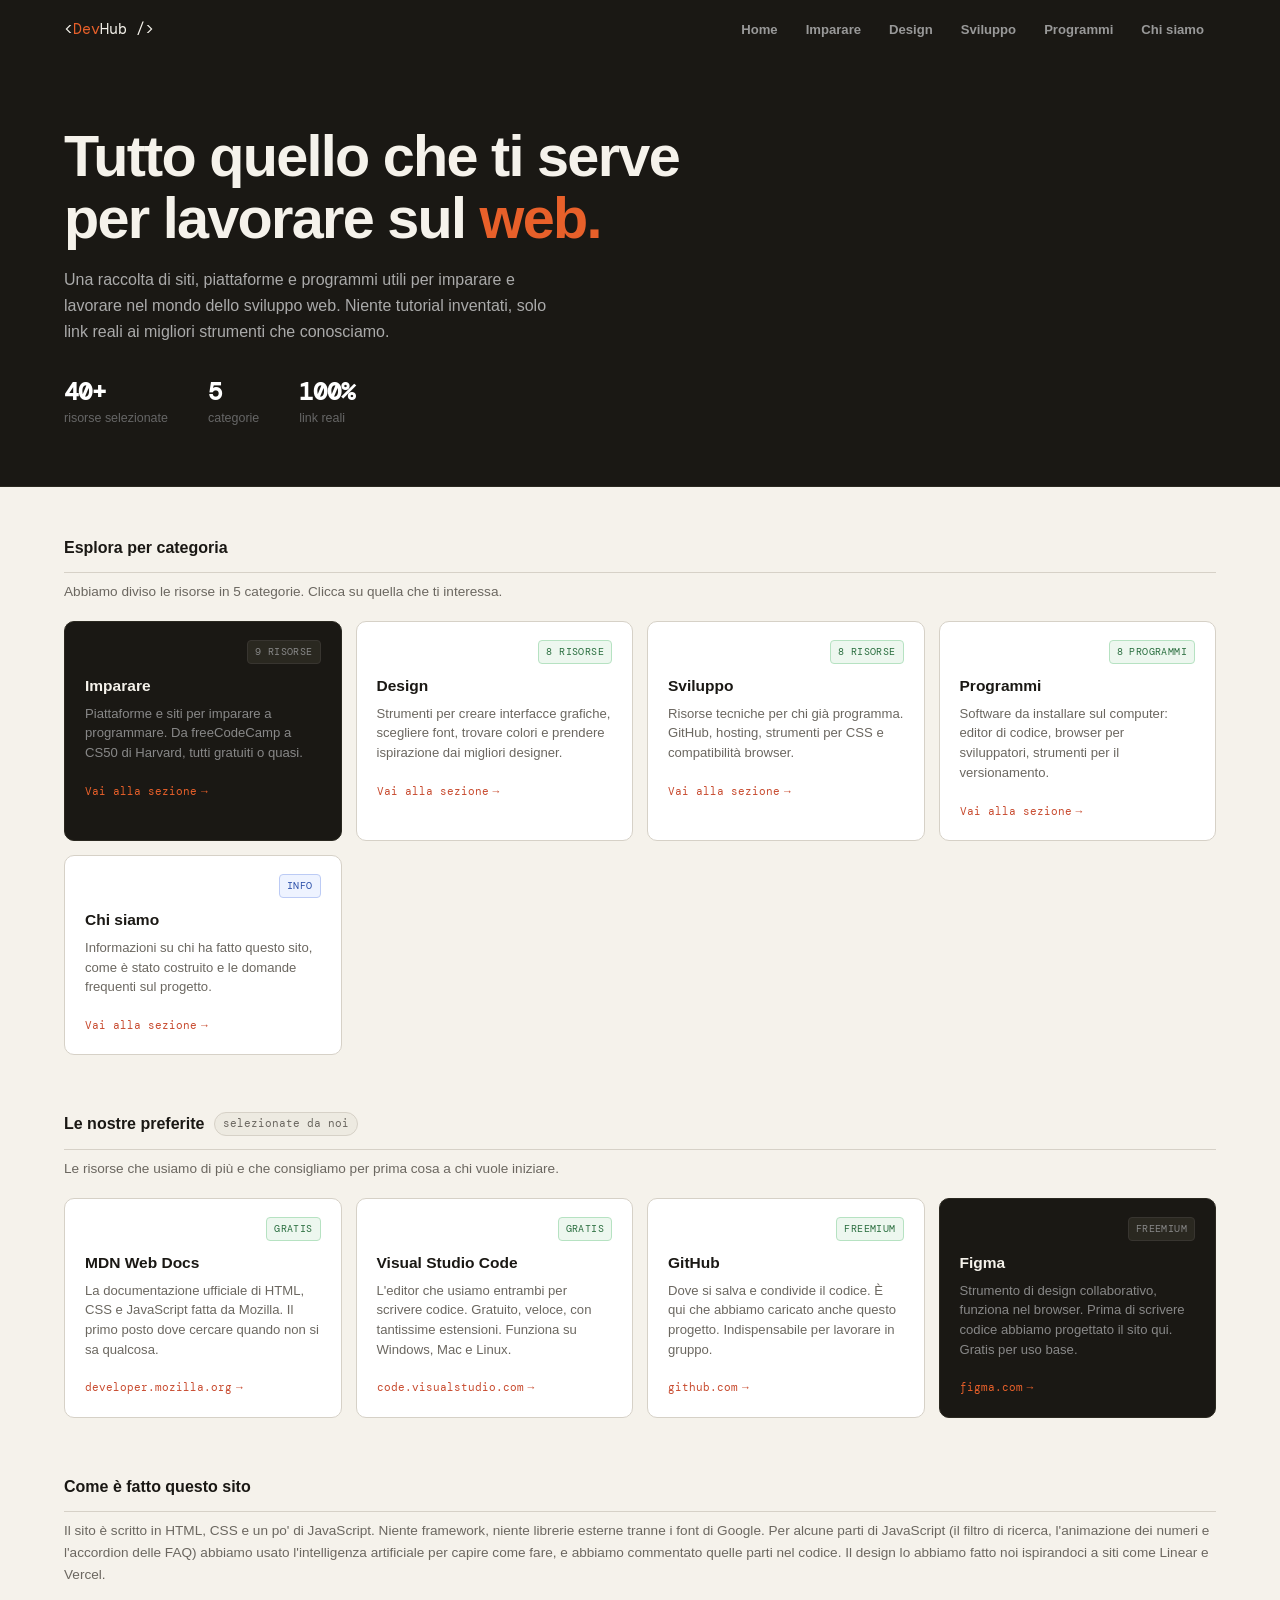
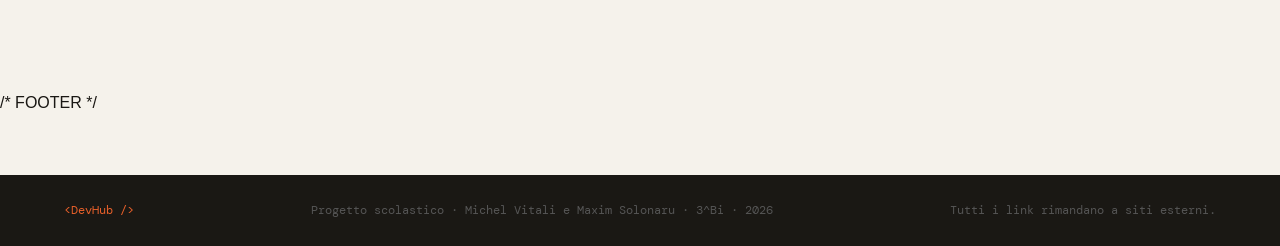
<file: index.html>
<!DOCTYPE html>
<html lang="it">

<head>
  <meta charset="UTF-8">
  <meta name="viewport" content="width=device-width, initial-scale=1.0">
  <title>DevHub – Risorse per il Web</title>
  <link rel="stylesheet" href="style.css">
</head>

<body>

 <!-- /* NAVBAR */ -->
  <nav>
    <a href="index.html" class="brand">&lt;<span>Dev</span>Hub /&gt;</a>
    <div class="nav-links">
      <a href="index.html" class="attiva">Home</a>
      <a href="imparare.html">Imparare</a>
      <a href="design.html">Design</a>
      <a href="sviluppo.html">Sviluppo</a>
      <a href="programmi.html">Programmi</a>
      <a href="contatti.html">Chi siamo</a>
    </div>
  </nav>


 <!-- HERO -->
  <div class="hero" id="home">
    <h1>Tutto quello che ti serve<br>per lavorare sul <em>web.</em></h1>
    <p>
      Una raccolta di siti, piattaforme e programmi utili per imparare
      e lavorare nel mondo dello sviluppo web. Niente tutorial inventati,
      solo link reali ai migliori strumenti che conosciamo.
    </p>

    <!-- statistiche animate via JavaScript (vedi script.js sezione contatore) -->
    <div class="stats">
      <div class="stat"><b>40+</b><small>risorse selezionate</small></div>
      <div class="stat"><b>5</b><small>categorie</small></div>
      <div class="stat"><b>100%</b><small>link reali</small></div>
    </div>
  </div>


 <!--  CONTENUTO PRINCIPALE -->
  <div class="main">

    <!-- ANTEPRIMA SEZIONI -->
    <div class="sezione">
      <div class="sezione-head">
        <h2> Esplora per categoria</h2>
      </div>
      <p class="sezione-desc">Abbiamo diviso le risorse in 5 categorie. Clicca su quella che ti interessa.</p>

      <!-- griglia delle 5 pagine del sito -->
      <div class="griglia">

        <a class="card card-dark" href="imparare.html">
          <div class="card-top">
            <div class="card-icon"></div>
            <span class="badge free">9 risorse</span>
          </div>
          <h3>Imparare</h3>
          <p>Piattaforme e siti per imparare a programmare. Da freeCodeCamp a CS50 di Harvard, tutti gratuiti o quasi.
          </p>
          <span class="card-link">Vai alla sezione</span>
        </a>

        <a class="card" href="design.html">
          <div class="card-top">
            <div class="card-icon"></div>
            <span class="badge free">8 risorse</span>
          </div>
          <h3>Design</h3>
          <p>Strumenti per creare interfacce grafiche, scegliere font, trovare colori e prendere ispirazione dai
            migliori designer.</p>
          <span class="card-link">Vai alla sezione</span>
        </a>

        <a class="card" href="sviluppo.html">
          <div class="card-top">
            <div class="card-icon"></div>
            <span class="badge free">8 risorse</span>
          </div>
          <h3>Sviluppo</h3>
          <p>Risorse tecniche per chi già programma. GitHub, hosting, strumenti per CSS e compatibilità browser.</p>
          <span class="card-link">Vai alla sezione</span>
        </a>

        <a class="card" href="programmi.html">
          <div class="card-top">
            <div class="card-icon"></div>
            <span class="badge free">8 programmi</span>
          </div>
          <h3>Programmi</h3>
          <p>Software da installare sul computer: editor di codice, browser per sviluppatori, strumenti per il
            versionamento.</p>
          <span class="card-link">Vai alla sezione</span>
        </a>

        <a class="card" href="contatti.html">
          <div class="card-top">
            <div class="card-icon"></div>
            <span class="badge open">Info</span>
          </div>
          <h3>Chi siamo</h3>
          <p>Informazioni su chi ha fatto questo sito, come è stato costruito e le domande frequenti sul progetto.</p>
          <span class="card-link">Vai alla sezione</span>
        </a>

      </div>
    </div><!-- /sezione categorie -->


    <!-- RISORSE IN EVIDENZA -->
    <div class="sezione">
      <div class="sezione-head">
        <h2> Le nostre preferite</h2>
        <span class="count">selezionate da noi</span>
      </div>
      <p class="sezione-desc">Le risorse che usiamo di più e che consigliamo per prima cosa a chi vuole iniziare.</p>

      <div class="griglia">

        <a class="card" href="https://developer.mozilla.org" target="_blank" rel="noopener">
          <div class="card-top">
            <div class="card-icon"></div><span class="badge free">Gratis</span>
          </div>
          <h3>MDN Web Docs</h3>
          <p>La documentazione ufficiale di HTML, CSS e JavaScript fatta da Mozilla. Il primo posto dove cercare quando
            non si sa qualcosa.</p>
          <span class="card-link">developer.mozilla.org</span>
        </a>

        <a class="card" href="https://code.visualstudio.com" target="_blank" rel="noopener">
          <div class="card-top">
            <div class="card-icon"></div><span class="badge free">Gratis</span>
          </div>
          <h3>Visual Studio Code</h3>
          <p>L'editor che usiamo entrambi per scrivere codice. Gratuito, veloce, con tantissime estensioni. Funziona su
            Windows, Mac e Linux.</p>
          <span class="card-link">code.visualstudio.com</span>
        </a>

        <a class="card" href="https://github.com" target="_blank" rel="noopener">
          <div class="card-top">
            <div class="card-icon"></div><span class="badge free">Freemium</span>
          </div>
          <h3>GitHub</h3>
          <p>Dove si salva e condivide il codice. È qui che abbiamo caricato anche questo progetto. Indispensabile per
            lavorare in gruppo.</p>
          <span class="card-link">github.com</span>
        </a>

        <a class="card card-dark" href="https://www.figma.com" target="_blank" rel="noopener">
          <div class="card-top">
            <div class="card-icon"></div><span class="badge free">Freemium</span>
          </div>
          <h3>Figma</h3>
          <p>Strumento di design collaborativo, funziona nel browser. Prima di scrivere codice abbiamo progettato il
            sito qui. Gratis per uso base.</p>
          <span class="card-link">figma.com</span>
        </a>

      </div>
    </div><!-- /risorse in evidenza -->


    <!-- COME ABBIAMO FATTO QUESTO SITO -->
    <div class="sezione">
      <div class="sezione-head">
        <h2> Come è fatto questo sito</h2>
      </div>
      <p class="sezione-desc">
        Il sito è scritto in HTML, CSS e un po' di JavaScript. Niente framework, niente librerie esterne tranne i font
        di Google.
        Per alcune parti di JavaScript (il filtro di ricerca, l'animazione dei numeri e l'accordion delle FAQ) abbiamo
        usato
        l'intelligenza artificiale per capire come fare, e abbiamo commentato quelle parti nel codice.
        Il design lo abbiamo fatto noi ispirandoci a siti come Linear e Vercel.
      </p>
    </div>

  </div><!-- /main -->


 /* FOOTER */
  <footer>
    <span class="brand-footer">&lt;DevHub /&gt;</span>
    <span>Progetto scolastico · Michel Vitali e Maxim Solonaru · 3^Bi · 2026</span>
    <span>Tutti i link rimandano a siti esterni.</span>
  </footer>

  <!-- bottone torna su, gestito da script.js -->
  <button id="torna-su" title="Torna in cima">↑</button>

  <script src="script.js"></script>
</body>

</html>
</file>
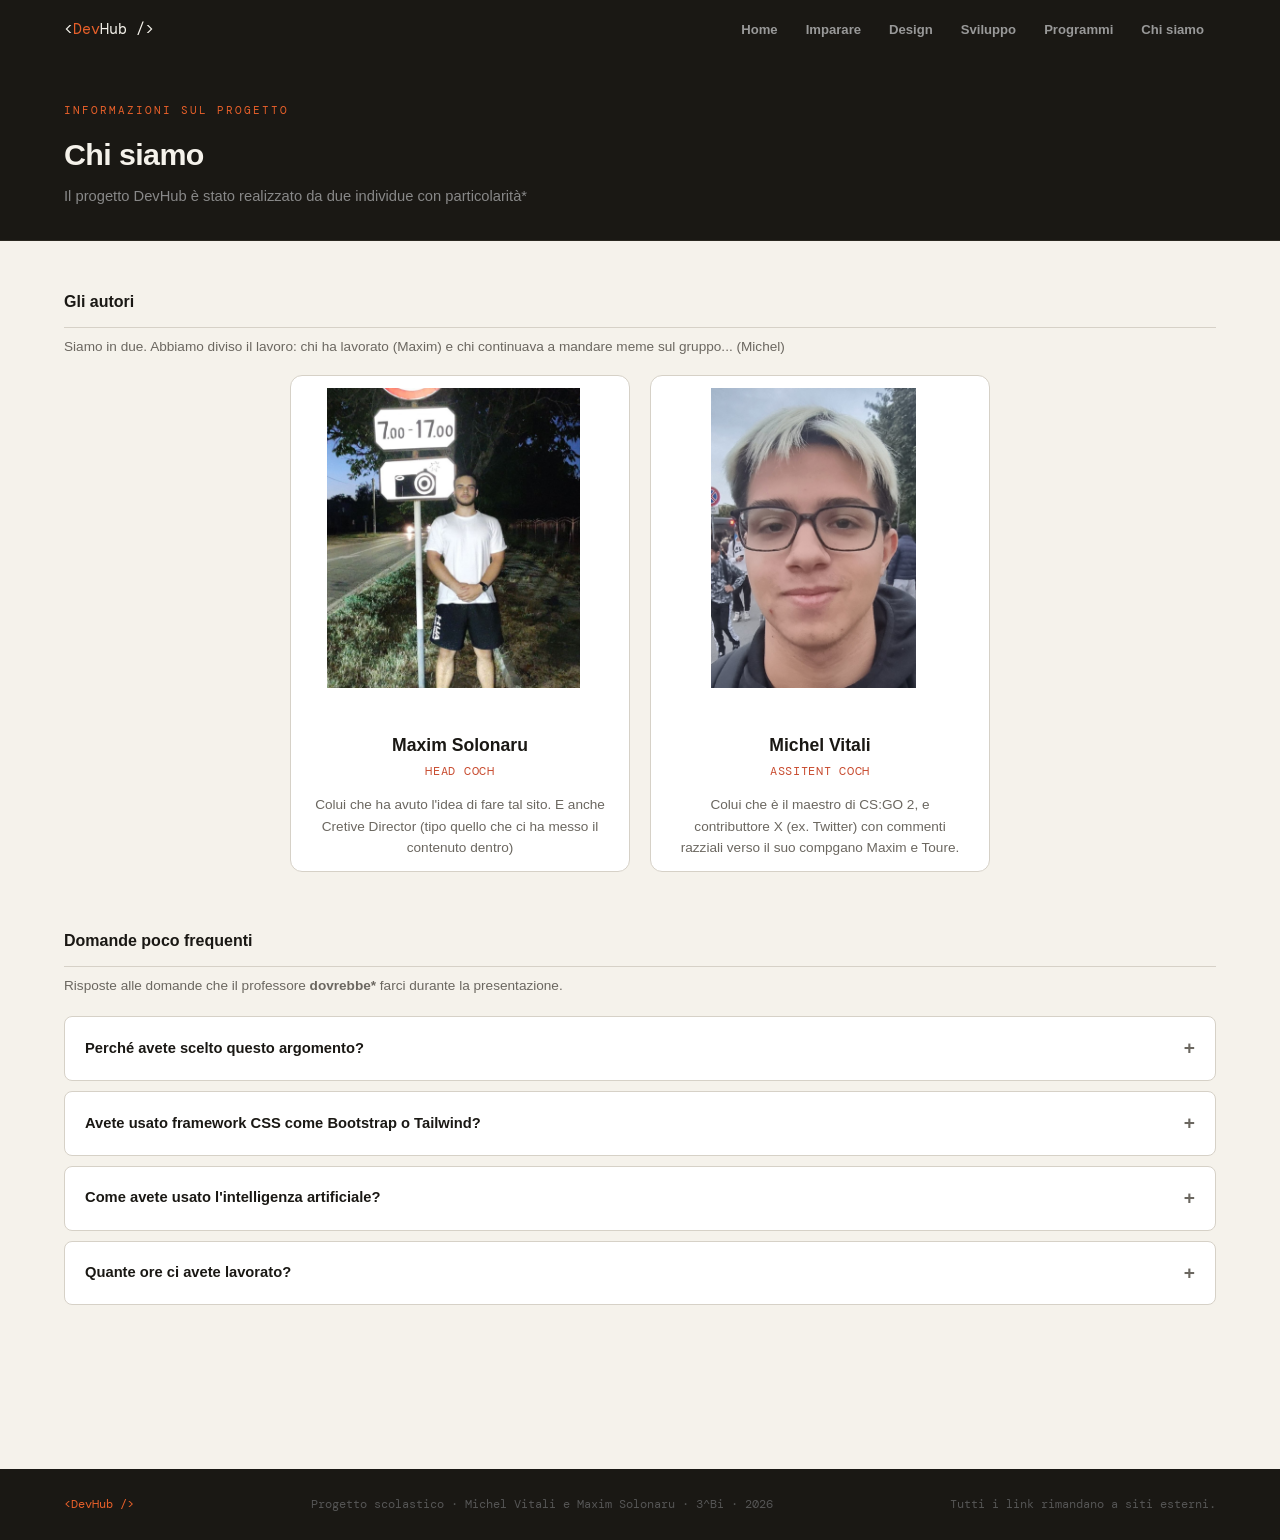
<file: contatti.html>
<!DOCTYPE html>
<html lang="it">

<head>
    <meta charset="UTF-8">
    <meta name="viewport" content="width=device-width, initial-scale=1.0">
    <title>Chi siamo – DevHub</title>
    <link rel="stylesheet" href="style.css">
</head>

<body>

    <nav>
        <a href="index.html" class="brand">&lt;<span>Dev</span>Hub /&gt;</a>
        <div class="nav-links">
            <a href="index.html">Home</a>
            <a href="imparare.html">Imparare</a>
            <a href="design.html">Design</a>
            <a href="sviluppo.html">Sviluppo</a>
            <a href="programmi.html">Programmi</a>
            <a href="contatti.html">Chi siamo</a>
        </div>
    </nav>


    <div class="page-title">
        <div class="eyebrow">Informazioni sul progetto</div>
        <h1> Chi siamo</h1>
        <p>Il progetto DevHub è stato realizzato da due individue con particolarità*<div class=""></div></p>
    </div>


    <div class="main">

        <!-- PROFILI -->
        <div class="sezione">
            <div class="sezione-head">
                <h2>Gli autori</h2>
            </div>
            <p class="sezione-desc">Siamo in due. Abbiamo diviso il lavoro: chi ha lavorato (Maxim) e chi continuava a mandare meme sul gruppo... (Michel)</p>

            <div class="chi-siamo-grid">

                <!-- profilo Maxim -->
                <div class="profilo-card">

                    <span class="profilo-avatar">
                        <img src="Immages/mAxem.jpg" alt="">
                    ‍</span>

                    <h3>Maxim Solonaru</h3>
                    <span class="ruolo"> Head Coch </span>
                    <p>
                        Colui che ha avuto l'idea di fare tal sito. E anche Cretive Director (tipo quello che ci ha messo il contenuto dentro)
                    </p>

                </div>
                <!-- profilo Michel -->
                <div class="profilo-card">

                    <span class="profilo-avatar">
                        <img src="Immages/Vitali Michel.jpg" alt="">
                    ‍</span>

                    <h3>Michel Vitali</h3>
                    <span class="ruolo">Assitent Coch</span>
                    <p>
                        Colui che è il maestro di CS:GO 2, e contributtore X (ex. Twitter) con commenti razziali verso il suo compgano Maxim e Toure. 
                    </p>

                </div>


            </div>
        </div><!-- /profili -->

        <!-- FAQ -->
        <!-- questa sezione usa l'accordion fatto con JavaScript (vedi script.js) -->
        <div class="sezione">
            <div class="sezione-head">
                <h2> Domande poco frequenti</h2>
            </div>
            <p class="sezione-desc">Risposte alle domande che il professore <b>dovrebbe*</b> farci durante la presentazione.</p>

            <div class="faq-lista">

                <div class="faq-item">
                    <div class="faq-domanda">Perché avete scelto questo argomento?</div>
                    <div class="faq-risposta">
                        Perché è molto semplice, e chill, alla fine usiamo quello che ci ha insegnato il nostro prof. Arci nel ultimo periodo, ossia i grid e le card.
                    </div>
                </div>

                <div class="faq-item">
                    <div class="faq-domanda">Avete usato framework CSS come Bootstrap o Tailwind?</div>
                    <div class="faq-risposta">
                        No, perché se no poi divento un Web Developer.
                    </div>
                </div>

                <div class="faq-item">
                    <div class="faq-domanda">Come avete usato l'intelligenza artificiale?</div>
                    <div class="faq-risposta">
                        Si l'abbiamo usata. E lei?
                    </div>
                </div>

                <div class="faq-item">
                    <div class="faq-domanda">Quante ore ci avete lavorato?</div>
                    <div class="faq-risposta">
                        Circa 10-15 ore in totale. Proprio il 4 maggio qunado ci simao ricordati che esiste una consegna particolare.
                    </div>
                </div>

            </div>
        </div><!-- /faq -->

    </div><!-- /main -->


    <footer>
        <span class="brand-footer">&lt;DevHub /&gt;</span>
        <span>Progetto scolastico · Michel Vitali e Maxim Solonaru · 3^Bi · 2026</span>
        <span>Tutti i link rimandano a siti esterni.</span>
    </footer>

    <button id="torna-su" title="Torna in cima">↑</button>

    <script src="script.js"></script>
</body>

</html>
</file>
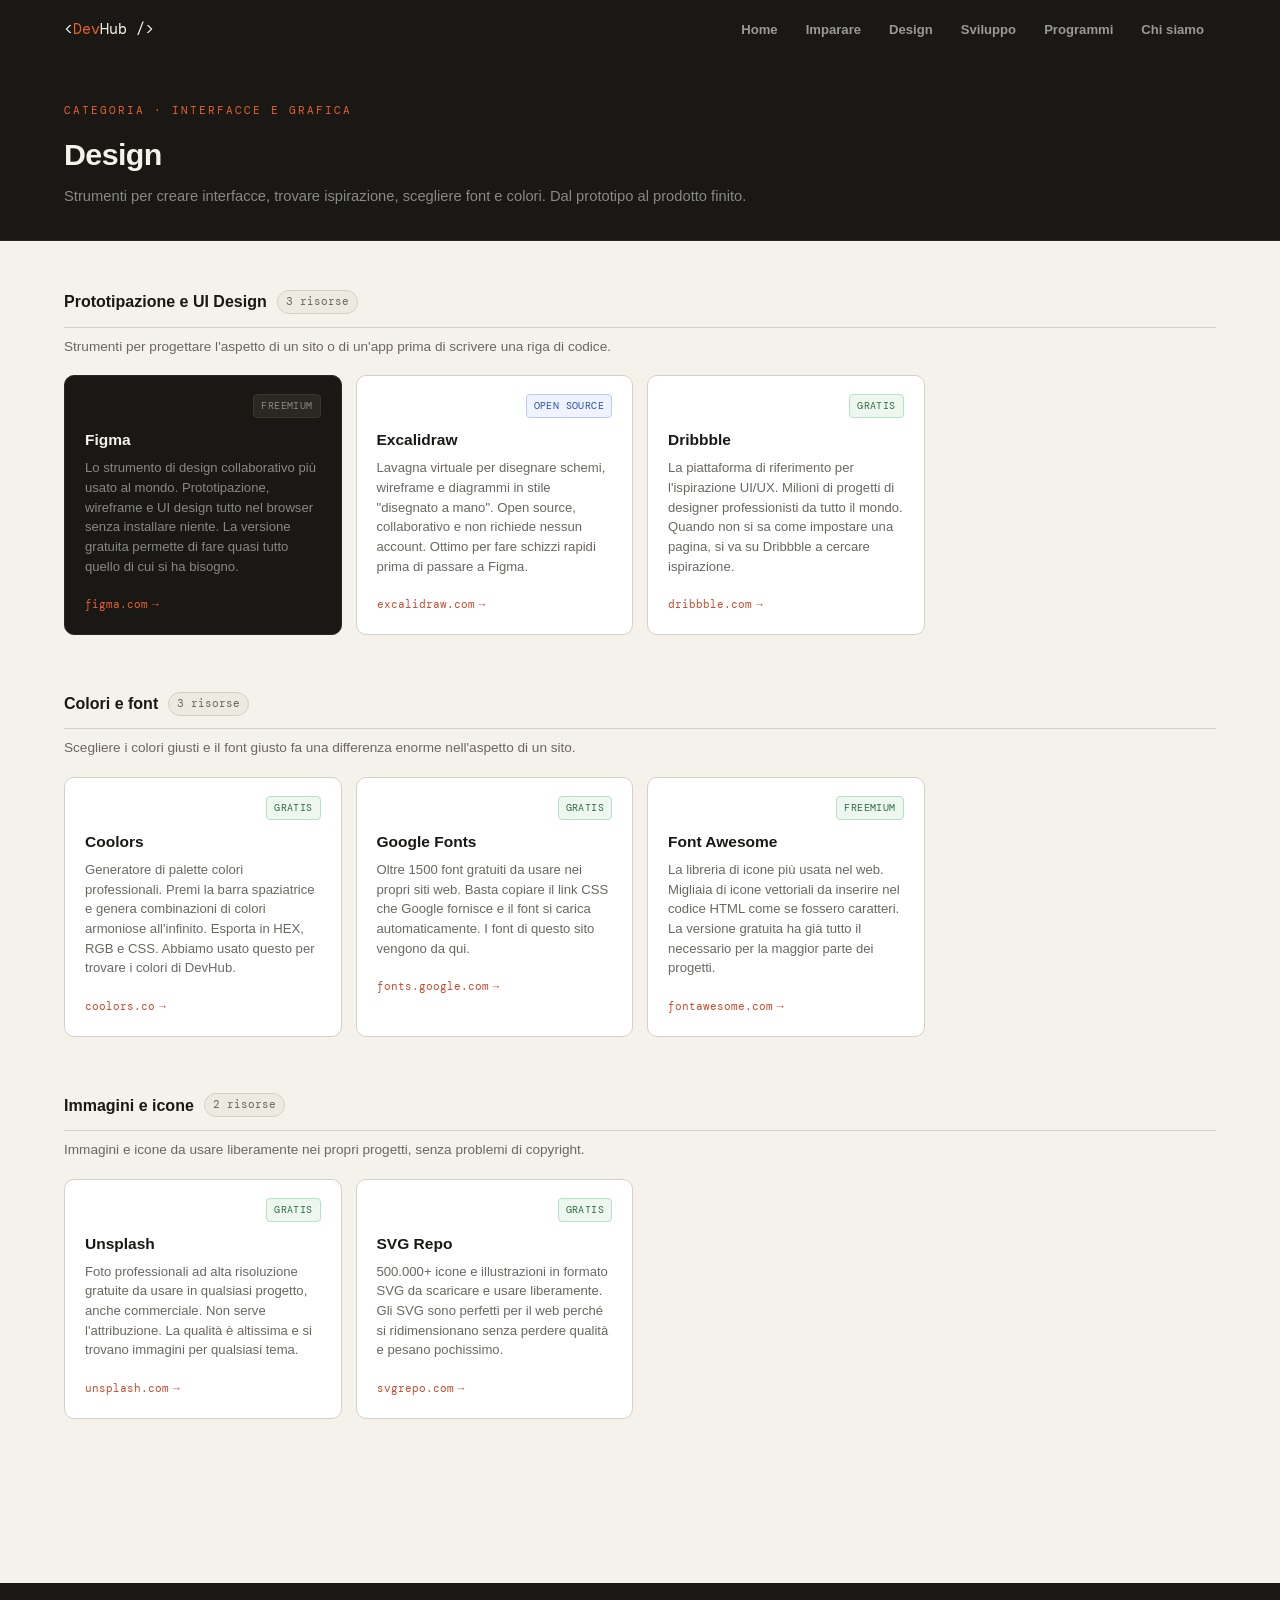
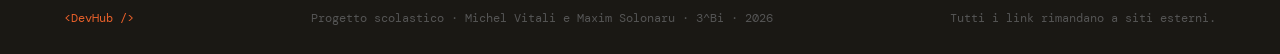
<file: design.html>
<!DOCTYPE html>
<html lang="it">

<head>
    <meta charset="UTF-8">
    <meta name="viewport" content="width=device-width, initial-scale=1.0">
    <title>Design – DevHub</title>
    <link rel="stylesheet" href="style.css">
</head>

<body>

    <nav>
        <a href="index.html" class="brand">&lt;<span>Dev</span>Hub /&gt;</a>
        <div class="nav-links">
            <a href="index.html">Home</a>
            <a href="imparare.html">Imparare</a>
            <a href="design.html">Design</a>
            <a href="sviluppo.html">Sviluppo</a>
            <a href="programmi.html">Programmi</a>
            <a href="contatti.html">Chi siamo</a>
        </div>
    </nav>


    <div class="page-title">
        <div class="eyebrow">Categoria · Interfacce e grafica</div>
        <h1> Design</h1>
        <p>Strumenti per creare interfacce, trovare ispirazione, scegliere font e colori. Dal prototipo al prodotto
            finito.</p>
    </div>


    <div class="main">

        <!-- PROTOTIPAZIONE -->
        <div class="sezione">
            <div class="sezione-head">
                <h2>Prototipazione e UI Design</h2>
                <span class="count">3 risorse</span>
            </div>
            <p class="sezione-desc">Strumenti per progettare l'aspetto di un sito o di un'app prima di scrivere una riga
                di codice.</p>

            <div class="griglia">

                <a class="card card-dark" href="https://www.figma.com" target="_blank" rel="noopener">
                    <div class="card-top">
                        <div class="card-icon"></div><span class="badge free">Freemium</span>
                    </div>
                    <h3>Figma</h3>
                    <p>Lo strumento di design collaborativo più usato al mondo. Prototipazione, wireframe e UI design
                        tutto nel browser senza installare niente. La versione gratuita permette di fare quasi tutto
                        quello di cui si ha bisogno.</p>
                    <span class="card-link">figma.com</span>
                </a>

                <a class="card" href="https://excalidraw.com" target="_blank" rel="noopener">
                    <div class="card-top">
                        <div class="card-icon"></div><span class="badge open">Open Source</span>
                    </div>
                    <h3>Excalidraw</h3>
                    <p>Lavagna virtuale per disegnare schemi, wireframe e diagrammi in stile "disegnato a mano". Open
                        source, collaborativo e non richiede nessun account. Ottimo per fare schizzi rapidi prima di
                        passare a Figma.</p>
                    <span class="card-link">excalidraw.com</span>
                </a>

                <a class="card" href="https://dribbble.com" target="_blank" rel="noopener">
                    <div class="card-top">
                        <div class="card-icon"></div><span class="badge free">Gratis</span>
                    </div>
                    <h3>Dribbble</h3>
                    <p>La piattaforma di riferimento per l'ispirazione UI/UX. Milioni di progetti di designer
                        professionisti da tutto il mondo. Quando non si sa come impostare una pagina, si va su Dribbble
                        a cercare ispirazione.</p>
                    <span class="card-link">dribbble.com</span>
                </a>

            </div>
        </div>


        <!-- COLORI E FONT -->
        <div class="sezione">
            <div class="sezione-head">
                <h2>Colori e font</h2>
                <span class="count">3 risorse</span>
            </div>
            <p class="sezione-desc">Scegliere i colori giusti e il font giusto fa una differenza enorme nell'aspetto di
                un sito.</p>

            <div class="griglia">

                <a class="card" href="https://coolors.co" target="_blank" rel="noopener">
                    <div class="card-top">
                        <div class="card-icon"></div><span class="badge free">Gratis</span>
                    </div>
                    <h3>Coolors</h3>
                    <p>Generatore di palette colori professionali. Premi la barra spaziatrice e genera combinazioni di
                        colori armoniose all'infinito. Esporta in HEX, RGB e CSS. Abbiamo usato questo per trovare i
                        colori di DevHub.</p>
                    <span class="card-link">coolors.co</span>
                </a>

                <a class="card" href="https://fonts.google.com" target="_blank" rel="noopener">
                    <div class="card-top">
                        <div class="card-icon"></div><span class="badge free">Gratis</span>
                    </div>
                    <h3>Google Fonts</h3>
                    <p>Oltre 1500 font gratuiti da usare nei propri siti web. Basta copiare il link CSS che Google
                        fornisce e il font si carica automaticamente. I font di questo sito vengono da qui.</p>
                    <span class="card-link">fonts.google.com</span>
                </a>

                <a class="card" href="https://fontawesome.com" target="_blank" rel="noopener">
                    <div class="card-top">
                        <div class="card-icon"></div><span class="badge free">Freemium</span>
                    </div>
                    <h3>Font Awesome</h3>
                    <p>La libreria di icone più usata nel web. Migliaia di icone vettoriali da inserire nel codice HTML
                        come se fossero caratteri. La versione gratuita ha già tutto il necessario per la maggior parte
                        dei progetti.</p>
                    <span class="card-link">fontawesome.com</span>
                </a>

            </div>
        </div>


        <!-- IMMAGINI -->
        <div class="sezione">
            <div class="sezione-head">
                <h2>Immagini e icone</h2>
                <span class="count">2 risorse</span>
            </div>
            <p class="sezione-desc">Immagini e icone da usare liberamente nei propri progetti, senza problemi di
                copyright.</p>

            <div class="griglia">

                <a class="card" href="https://unsplash.com" target="_blank" rel="noopener">
                    <div class="card-top">
                        <div class="card-icon"></div><span class="badge free">Gratis</span>
                    </div>
                    <h3>Unsplash</h3>
                    <p>Foto professionali ad alta risoluzione gratuite da usare in qualsiasi progetto, anche
                        commerciale. Non serve l'attribuzione. La qualità è altissima e si trovano immagini per
                        qualsiasi tema.</p>
                    <span class="card-link">unsplash.com</span>
                </a>

                <a class="card" href="https://www.svgrepo.com" target="_blank" rel="noopener">
                    <div class="card-top">
                        <div class="card-icon"></div><span class="badge free">Gratis</span>
                    </div>
                    <h3>SVG Repo</h3>
                    <p>500.000+ icone e illustrazioni in formato SVG da scaricare e usare liberamente. Gli SVG sono
                        perfetti per il web perché si ridimensionano senza perdere qualità e pesano pochissimo.</p>
                    <span class="card-link">svgrepo.com</span>
                </a>

            </div>
        </div>

    </div><!-- /main -->


    <footer>
        <span class="brand-footer">&lt;DevHub /&gt;</span>
        <span>Progetto scolastico · Michel Vitali e Maxim Solonaru · 3^Bi · 2026</span>
        <span>Tutti i link rimandano a siti esterni.</span>
    </footer>

    <button id="torna-su" title="Torna in cima">↑</button>

    <script src="script.js"></script>
</body>

</html>
</file>
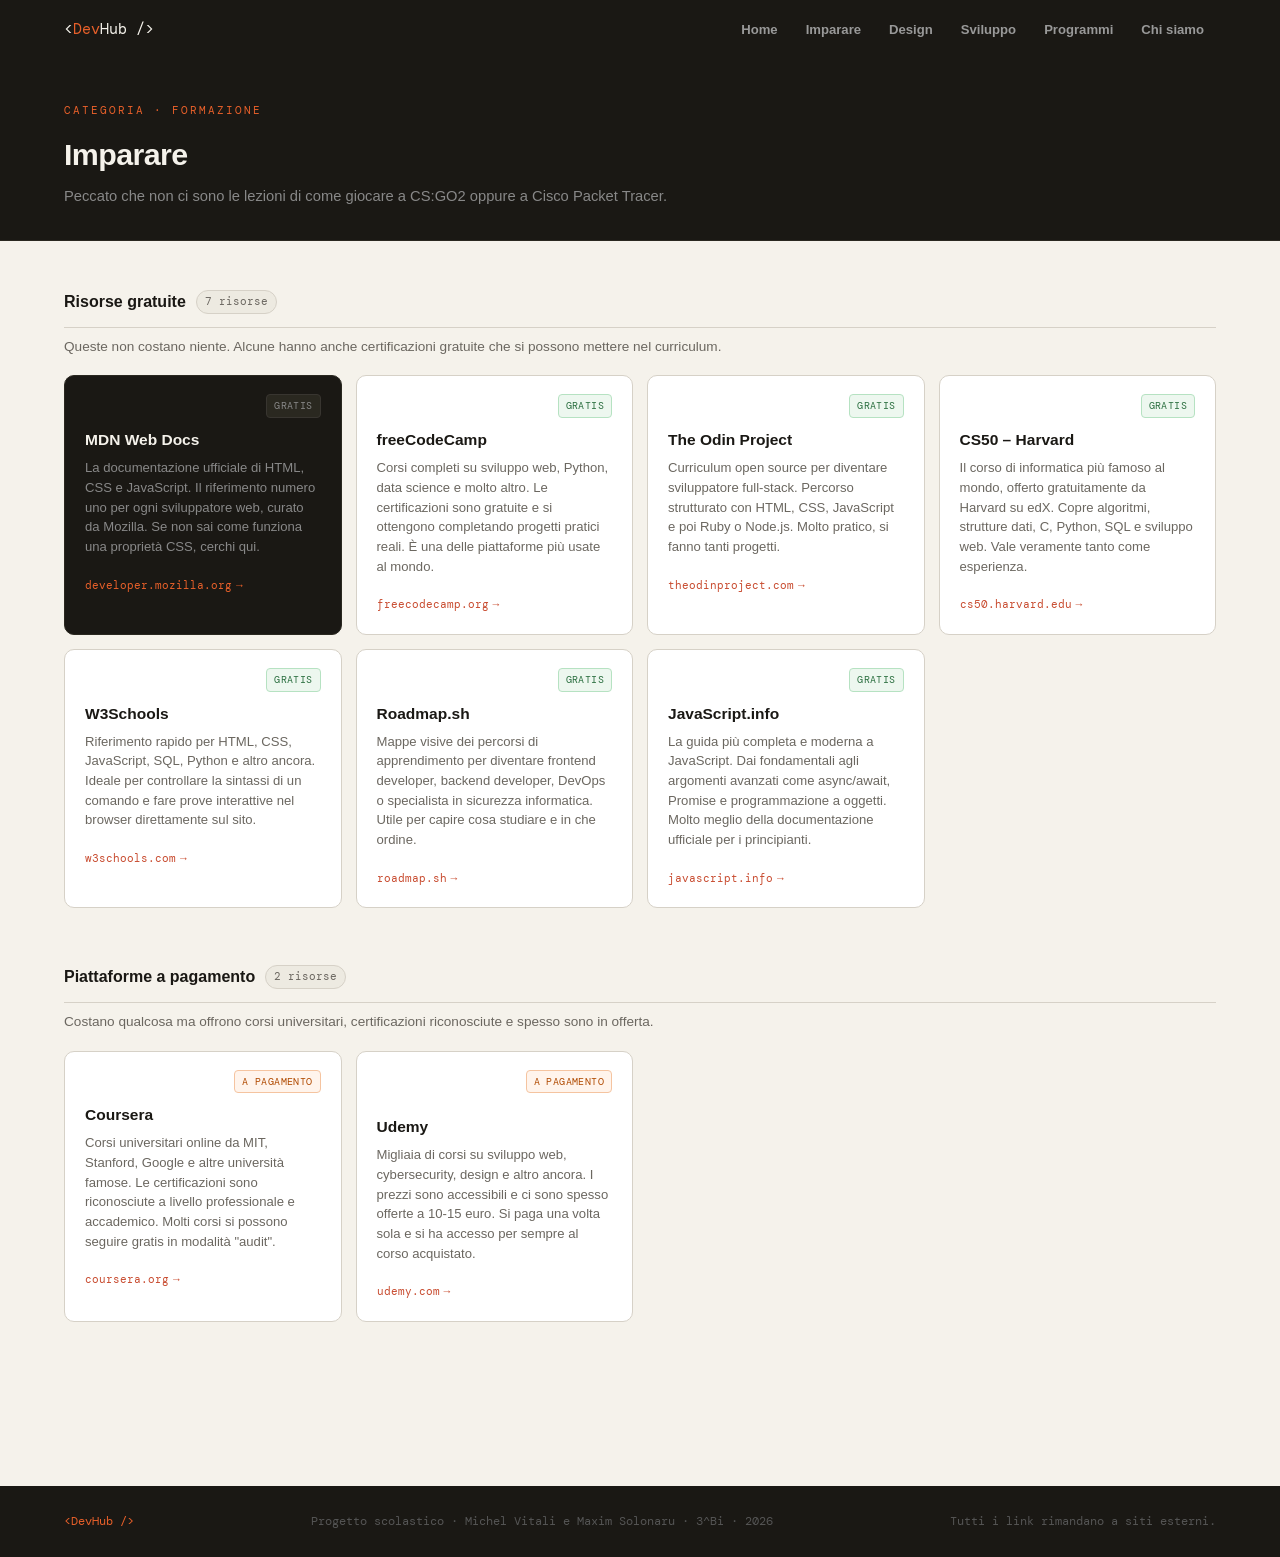
<file: imparare.html>
<!DOCTYPE html>
<html lang="it">

<head>
    <meta charset="UTF-8">
    <meta name="viewport" content="width=device-width, initial-scale=1.0">
    <title>Imparare – DevHub</title>
    <link rel="stylesheet" href="style.css">
</head>

<body>

    <nav>
        <a href="index.html" class="brand">&lt;<span>Dev</span>Hub /&gt;</a>
        <div class="nav-links">
            <a href="index.html">Home</a>
            <a href="imparare.html">Imparare</a>
            <a href="design.html">Design</a>
            <a href="sviluppo.html">Sviluppo</a>
            <a href="programmi.html">Programmi</a>
            <a href="contatti.html">Chi siamo</a>
        </div>
    </nav>


    <!-- titolo della pagina interna -->
    <div class="page-title">
        <div class="eyebrow">Categoria · Formazione</div>
        <h1> Imparare</h1>
        <p>Peccato che non ci sono le lezioni di come giocare a CS:GO2 oppure a Cisco Packet Tracer.</p>
    </div>


    <div class="main">

        <!-- GRATIS -->
        <div class="sezione">
            <div class="sezione-head">
                <h2>Risorse gratuite</h2>
                <span class="count">7 risorse</span>
            </div>
            <p class="sezione-desc">Queste non costano niente. Alcune hanno anche certificazioni gratuite che si possono
                mettere nel curriculum.</p>

            <div class="griglia">

                <a class="card card-dark" href="https://developer.mozilla.org" target="_blank" rel="noopener">
                    <div class="card-top">
                        <div class="card-icon"></div><span class="badge free">Gratis</span>
                    </div>
                    <h3>MDN Web Docs</h3>
                    <p>La documentazione ufficiale di HTML, CSS e JavaScript. Il riferimento numero uno per ogni
                        sviluppatore web, curato da Mozilla. Se non sai come funziona una proprietà CSS, cerchi qui.</p>
                    <span class="card-link">developer.mozilla.org</span>
                </a>

                <a class="card" href="https://www.freecodecamp.org" target="_blank" rel="noopener">
                    <div class="card-top">
                        <div class="card-icon"></div><span class="badge free">Gratis</span>
                    </div>
                    <h3>freeCodeCamp</h3>
                    <p>Corsi completi su sviluppo web, Python, data science e molto altro. Le certificazioni sono
                        gratuite e si ottengono completando progetti pratici reali. È una delle piattaforme più usate al
                        mondo.</p>
                    <span class="card-link">freecodecamp.org</span>
                </a>

                <a class="card" href="https://www.theodinproject.com" target="_blank" rel="noopener">
                    <div class="card-top">
                        <div class="card-icon"></div><span class="badge free">Gratis</span>
                    </div>
                    <h3>The Odin Project</h3>
                    <p>Curriculum open source per diventare sviluppatore full-stack. Percorso strutturato con HTML, CSS,
                        JavaScript e poi Ruby o Node.js. Molto pratico, si fanno tanti progetti.</p>
                    <span class="card-link">theodinproject.com</span>
                </a>

                <a class="card" href="https://cs50.harvard.edu" target="_blank" rel="noopener">
                    <div class="card-top">
                        <div class="card-icon"></div><span class="badge free">Gratis</span>
                    </div>
                    <h3>CS50 – Harvard</h3>
                    <p>Il corso di informatica più famoso al mondo, offerto gratuitamente da Harvard su edX. Copre
                        algoritmi, strutture dati, C, Python, SQL e sviluppo web. Vale veramente tanto come esperienza.
                    </p>
                    <span class="card-link">cs50.harvard.edu</span>
                </a>

                <a class="card" href="https://www.w3schools.com" target="_blank" rel="noopener">
                    <div class="card-top">
                        <div class="card-icon"></div><span class="badge free">Gratis</span>
                    </div>
                    <h3>W3Schools</h3>
                    <p>Riferimento rapido per HTML, CSS, JavaScript, SQL, Python e altro ancora. Ideale per controllare
                        la sintassi di un comando e fare prove interattive nel browser direttamente sul sito.</p>
                    <span class="card-link">w3schools.com</span>
                </a>

                <a class="card" href="https://roadmap.sh" target="_blank" rel="noopener">
                    <div class="card-top">
                        <div class="card-icon"></div><span class="badge free">Gratis</span>
                    </div>
                    <h3>Roadmap.sh</h3>
                    <p>Mappe visive dei percorsi di apprendimento per diventare frontend developer, backend developer,
                        DevOps o specialista in sicurezza informatica. Utile per capire cosa studiare e in che ordine.
                    </p>
                    <span class="card-link">roadmap.sh</span>
                </a>

                <a class="card" href="https://javascript.info" target="_blank" rel="noopener">
                    <div class="card-top">
                        <div class="card-icon"></div><span class="badge free">Gratis</span>
                    </div>
                    <h3>JavaScript.info</h3>
                    <p>La guida più completa e moderna a JavaScript. Dai fondamentali agli argomenti avanzati come
                        async/await, Promise e programmazione a oggetti. Molto meglio della documentazione ufficiale per
                        i principianti.</p>
                    <span class="card-link">javascript.info</span>
                </a>

            </div>
        </div><!-- /gratuite -->


        <!-- A PAGAMENTO -->
        <div class="sezione">
            <div class="sezione-head">
                <h2>Piattaforme a pagamento</h2>
                <span class="count">2 risorse</span>
            </div>
            <p class="sezione-desc">Costano qualcosa ma offrono corsi universitari, certificazioni riconosciute e spesso
                sono in offerta.</p>

            <div class="griglia">

                <a class="card" href="https://www.coursera.org" target="_blank" rel="noopener">
                    <div class="card-top">
                        <div class="card-icon"></div><span class="badge paid">A pagamento</span>
                    </div>
                    <h3>Coursera</h3>
                    <p>Corsi universitari online da MIT, Stanford, Google e altre università famose. Le certificazioni
                        sono riconosciute a livello professionale e accademico. Molti corsi si possono seguire gratis in
                        modalità "audit".</p>
                    <span class="card-link">coursera.org</span>
                </a>

                <a class="card" href="https://www.udemy.com" target="_blank" rel="noopener">
                    <div class="card-top">
                        <div class="card-icon">‍</div><span class="badge paid">A pagamento</span>
                    </div>
                    <h3>Udemy</h3>
                    <p>Migliaia di corsi su sviluppo web, cybersecurity, design e altro ancora. I prezzi sono
                        accessibili e ci sono spesso offerte a 10-15 euro. Si paga una volta sola e si ha accesso per
                        sempre al corso acquistato.</p>
                    <span class="card-link">udemy.com</span>
                </a>

            </div>
        </div><!-- /pagamento -->

    </div><!-- /main -->


    <footer>
        <span class="brand-footer">&lt;DevHub /&gt;</span>
        <span>Progetto scolastico · Michel Vitali e Maxim Solonaru · 3^Bi · 2026</span>
        <span>Tutti i link rimandano a siti esterni.</span>
    </footer>

    <button id="torna-su" title="Torna in cima">↑</button>

    <script src="script.js"></script>
</body>

</html>
</file>
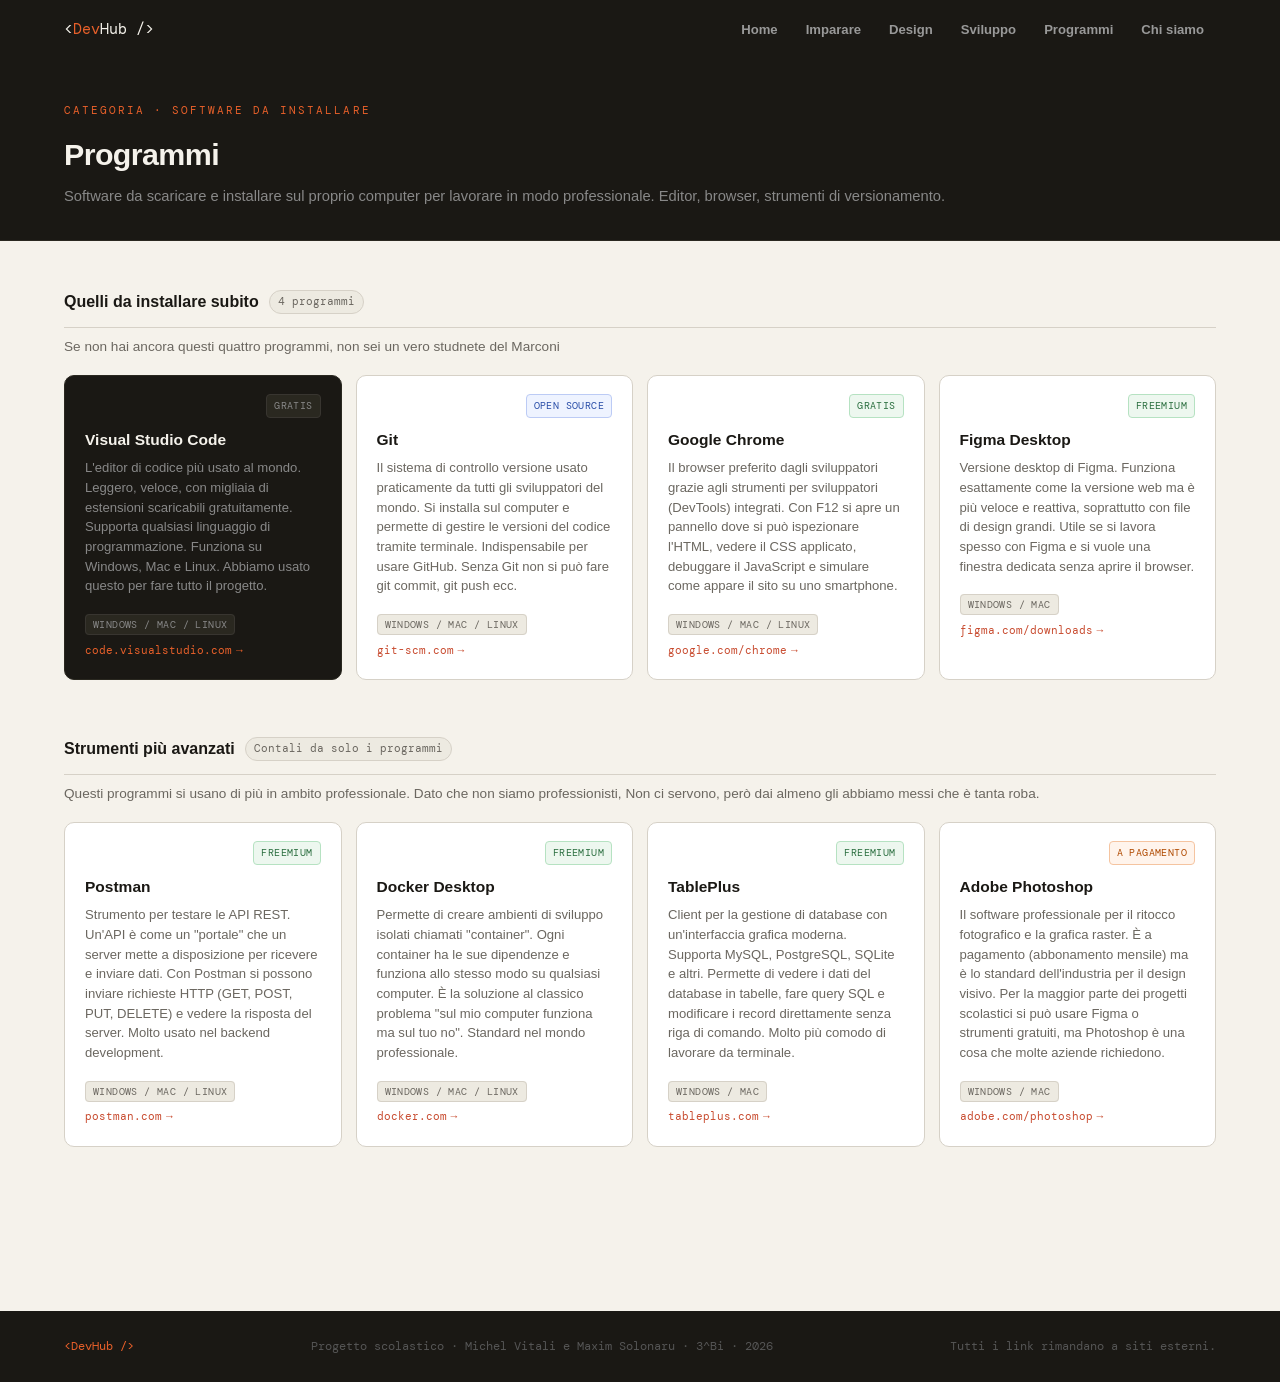
<file: programmi.html>
<!DOCTYPE html>
<html lang="it">

<head>
    <meta charset="UTF-8">
    <meta name="viewport" content="width=device-width, initial-scale=1.0">
    <title>Programmi – DevHub</title>
    <link rel="stylesheet" href="style.css">
</head>

<body>

    <nav>
        <a href="index.html" class="brand">&lt;<span>Dev</span>Hub /&gt;</a>
        <div class="nav-links">
            <a href="index.html">Home</a>
            <a href="imparare.html">Imparare</a>
            <a href="design.html">Design</a>
            <a href="sviluppo.html">Sviluppo</a>
            <a href="programmi.html">Programmi</a>
            <a href="contatti.html">Chi siamo</a>
        </div>
    </nav>


    <div class="page-title">
        <div class="eyebrow">Categoria · Software da installare</div>
        <h1> Programmi</h1>
        <p>Software da scaricare e installare sul proprio computer per lavorare in modo professionale. Editor, browser,
            strumenti di versionamento.</p>
    </div>


    <div class="main">

        <!-- ESSENZIALI -->
        <div class="sezione">
            <div class="sezione-head">
                <h2>Quelli da installare subito</h2>
                <span class="count">4 programmi</span>
            </div>
            <p class="sezione-desc">
                Se non hai ancora questi quattro programmi, non sei un vero studnete del Marconi
            </p>

            <div class="griglia">

                <a class="card card-dark" href="https://code.visualstudio.com" target="_blank" rel="noopener">
                    <div class="card-top">
                        <div class="card-icon"></div><span class="badge free">Gratis</span>
                    </div>
                    <h3>Visual Studio Code</h3>
                    <p>
                        L'editor di codice più usato al mondo. Leggero, veloce, con migliaia di estensioni scaricabili
                        gratuitamente. Supporta qualsiasi linguaggio di programmazione. Funziona su Windows, Mac e
                        Linux.
                        Abbiamo usato questo per fare tutto il progetto.
                    </p>
                    <!-- indica su quali sistemi operativi funziona -->
                    <span class="badge" style="margin-bottom: 10px;">Windows / Mac / Linux</span>
                    <br>
                    <span class="card-link">code.visualstudio.com</span>
                </a>

                <a class="card" href="https://git-scm.com" target="_blank" rel="noopener">
                    <div class="card-top">
                        <div class="card-icon"></div><span class="badge open">Open Source</span>
                    </div>
                    <h3>Git</h3>
                    <p>
                        Il sistema di controllo versione usato praticamente da tutti gli sviluppatori del mondo.
                        Si installa sul computer e permette di gestire le versioni del codice tramite terminale.
                        Indispensabile per usare GitHub. Senza Git non si può fare git commit, git push ecc.
                    </p>
                    <span class="badge" style="margin-bottom: 10px;">Windows / Mac / Linux</span>
                    <br>
                    <span class="card-link">git-scm.com</span>
                </a>

                <a class="card" href="https://www.google.com/intl/it/chrome" target="_blank" rel="noopener">
                    <div class="card-top">
                        <div class="card-icon"></div><span class="badge free">Gratis</span>
                    </div>
                    <h3>Google Chrome</h3>
                    <p>
                        Il browser preferito dagli sviluppatori grazie agli strumenti per sviluppatori (DevTools)
                        integrati. Con F12 si apre un pannello dove si può ispezionare l'HTML, vedere il CSS applicato,
                        debuggare il JavaScript e simulare come appare il sito su uno smartphone.
                    </p>
                    <span class="badge" style="margin-bottom: 10px;">Windows / Mac / Linux</span>
                    <br>
                    <span class="card-link">google.com/chrome</span>
                </a>

                <a class="card" href="https://www.figma.com/downloads" target="_blank" rel="noopener">
                    <div class="card-top">
                        <div class="card-icon"></div><span class="badge free">Freemium</span>
                    </div>
                    <h3>Figma Desktop</h3>
                    <p>
                        Versione desktop di Figma. Funziona esattamente come la versione web ma è più veloce
                        e reattiva, soprattutto con file di design grandi. Utile se si lavora spesso con Figma e
                        si vuole una finestra dedicata senza aprire il browser.
                    </p>
                    <span class="badge" style="margin-bottom: 10px;">Windows / Mac</span>
                    <br>
                    <span class="card-link">figma.com/downloads</span>
                </a>

            </div>
        </div><!-- /essenziali -->


        <!-- AVANZATI -->
        <div class="sezione">
            <div class="sezione-head">
                <h2>Strumenti più avanzati</h2>
                <span class="count">Contali da solo i programmi</span>
            </div>
            <p class="sezione-desc">
                Questi programmi si usano di più in ambito professionale. Dato che non siamo professionisti, 
                Non ci servono, però dai almeno gli abbiamo messi che è tanta roba.
            </p>

            <div class="griglia">

                <a class="card" href="https://www.postman.com/downloads" target="_blank" rel="noopener">
                    <div class="card-top">
                        <div class="card-icon"></div><span class="badge free">Freemium</span>
                    </div>
                    <h3>Postman</h3>
                    <p>
                        Strumento per testare le API REST. Un'API è come un "portale" che un server mette a disposizione
                        per ricevere e inviare dati. Con Postman si possono inviare richieste HTTP (GET, POST, PUT,
                        DELETE)
                        e vedere la risposta del server. Molto usato nel backend development.
                    </p>
                    <span class="badge" style="margin-bottom: 10px;">Windows / Mac / Linux</span>
                    <br>
                    <span class="card-link">postman.com</span>
                </a>

                <a class="card" href="https://www.docker.com/products/docker-desktop" target="_blank" rel="noopener">
                    <div class="card-top">
                        <div class="card-icon"></div><span class="badge free">Freemium</span>
                    </div>
                    <h3>Docker Desktop</h3>
                    <p>
                        Permette di creare ambienti di sviluppo isolati chiamati "container". Ogni container ha le sue
                        dipendenze e funziona allo stesso modo su qualsiasi computer. È la soluzione al classico
                        problema
                        "sul mio computer funziona ma sul tuo no". Standard nel mondo professionale.
                    </p>
                    <span class="badge" style="margin-bottom: 10px;">Windows / Mac / Linux</span>
                    <br>
                    <span class="card-link">docker.com</span>
                </a>

                <a class="card" href="https://tableplus.com" target="_blank" rel="noopener">
                    <div class="card-top">
                        <div class="card-icon"></div><span class="badge free">Freemium</span>
                    </div>
                    <h3>TablePlus</h3>
                    <p>
                        Client per la gestione di database con un'interfaccia grafica moderna. Supporta MySQL,
                        PostgreSQL,
                        SQLite e altri. Permette di vedere i dati del database in tabelle, fare query SQL e modificare i
                        record direttamente senza riga di comando. Molto più comodo di lavorare da terminale.
                    </p>
                    <span class="badge" style="margin-bottom: 10px;">Windows / Mac</span>
                    <br>
                    <span class="card-link">tableplus.com</span>
                </a>

                <a class="card" href="https://www.adobe.com/it/products/photoshop.html" target="_blank" rel="noopener">
                    <div class="card-top">
                        <div class="card-icon"></div><span class="badge paid">A pagamento</span>
                    </div>
                    <h3>Adobe Photoshop</h3>
                    <p>
                        Il software professionale per il ritocco fotografico e la grafica raster. È a pagamento
                        (abbonamento
                        mensile) ma è lo standard dell'industria per il design visivo. Per la maggior parte dei progetti
                        scolastici si può usare Figma o strumenti gratuiti, ma Photoshop è una cosa che molte aziende
                        richiedono.
                    </p>
                    <span class="badge" style="margin-bottom: 10px;">Windows / Mac</span>
                    <br>
                    <span class="card-link">adobe.com/photoshop</span>
                </a>

            </div>
        </div><!-- /avanzati -->

    </div><!-- /main -->


    <footer>
        <span class="brand-footer">&lt;DevHub /&gt;</span>
        <span>Progetto scolastico · Michel Vitali e Maxim Solonaru · 3^Bi · 2026</span>
        <span>Tutti i link rimandano a siti esterni.</span>
    </footer>

    <button id="torna-su" title="Torna in cima">↑</button>

    <script src="script.js"></script>
</body>

</html>
</file>
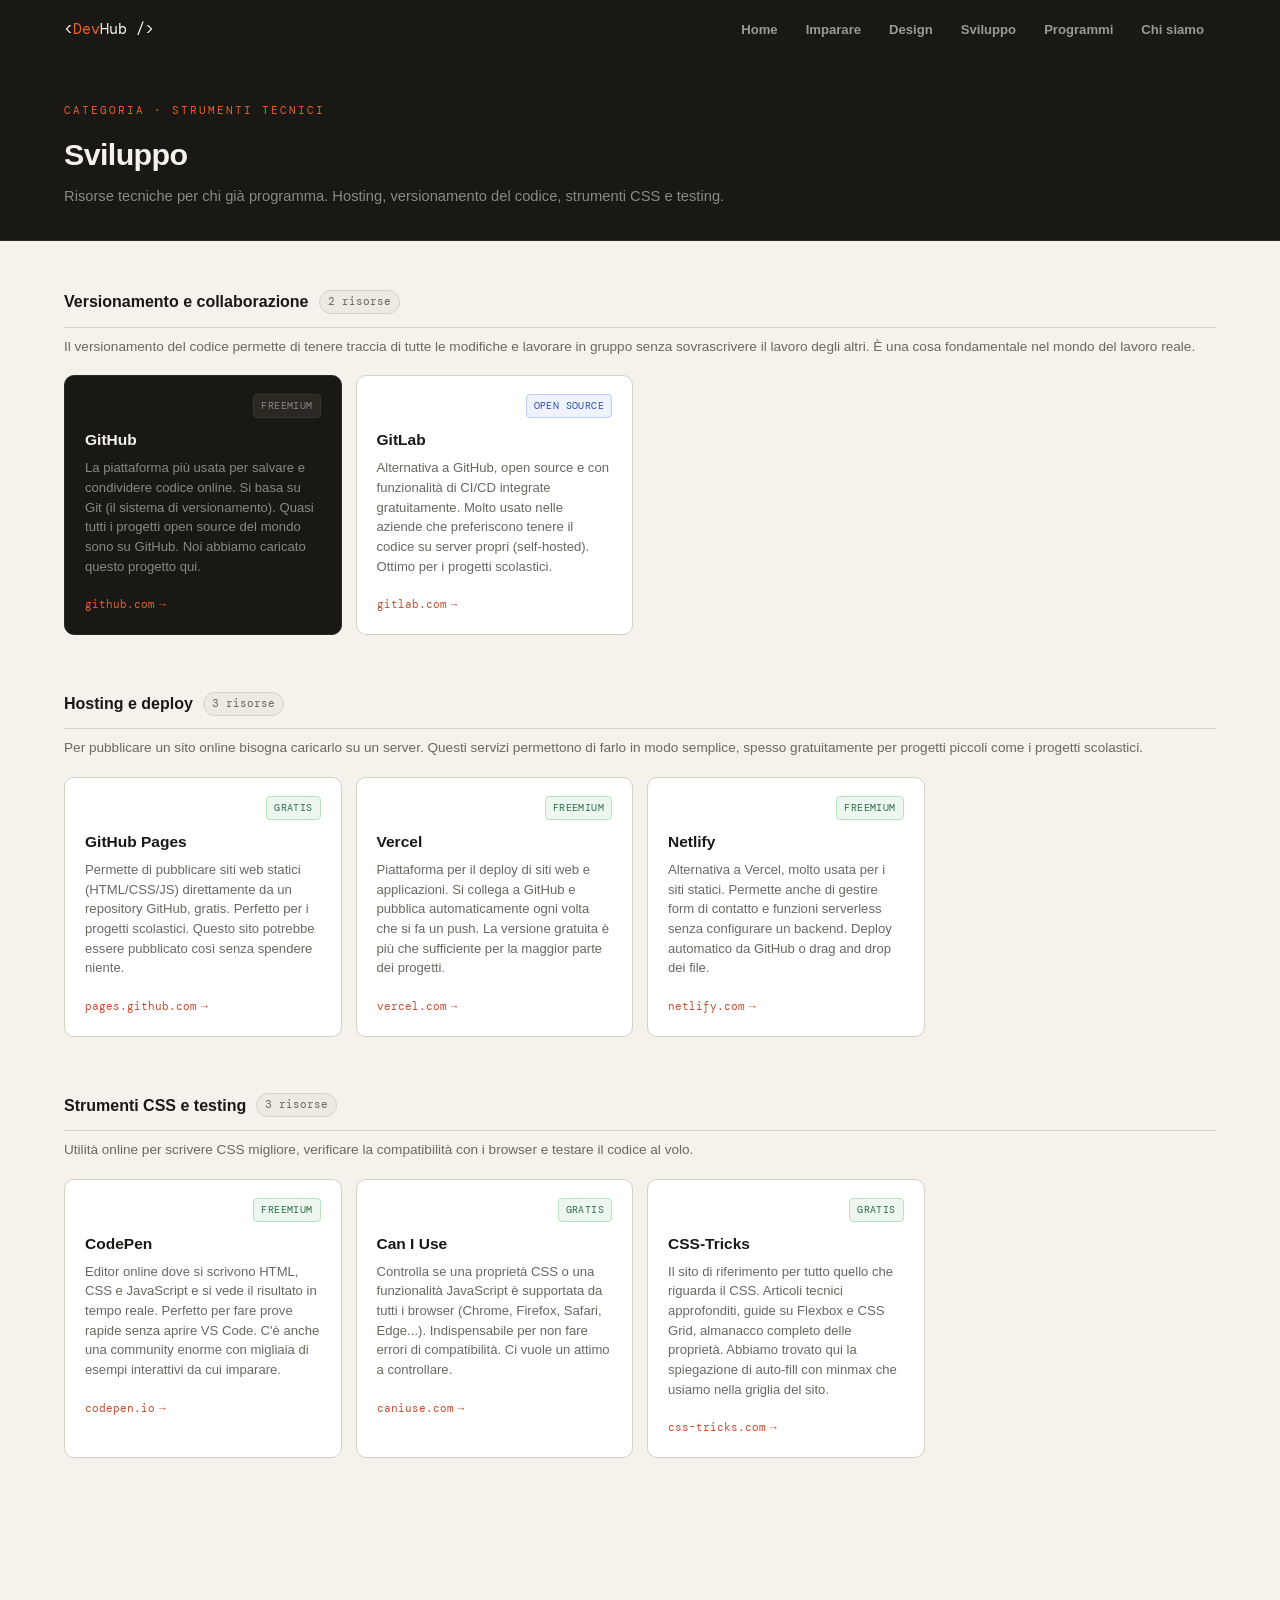
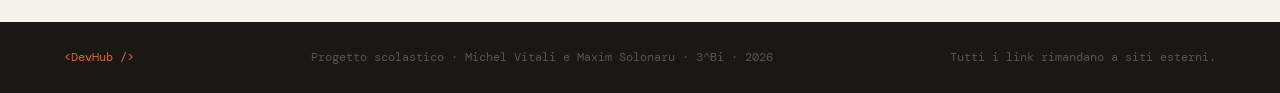
<file: sviluppo.html>
<!DOCTYPE html>
<html lang="it">

<head>
    <meta charset="UTF-8">
    <meta name="viewport" content="width=device-width, initial-scale=1.0">
    <title>Sviluppo – DevHub</title>
    <link rel="stylesheet" href="style.css">
</head>

<body>

    <nav>
        <a href="index.html" class="brand">&lt;<span>Dev</span>Hub /&gt;</a>
        <div class="nav-links">
            <a href="index.html">Home</a>
            <a href="imparare.html">Imparare</a>
            <a href="design.html">Design</a>
            <a href="sviluppo.html">Sviluppo</a>
            <a href="programmi.html">Programmi</a>
            <a href="contatti.html">Chi siamo</a>
        </div>
    </nav>


    <div class="page-title">
        <div class="eyebrow">Categoria · Strumenti tecnici</div>
        <h1> Sviluppo</h1>
        <p>Risorse tecniche per chi già programma. Hosting, versionamento del codice, strumenti CSS e testing.</p>
    </div>


    <div class="main">

        <!-- VERSIONING E COLLABORAZIONE -->
        <div class="sezione">
            <div class="sezione-head">
                <h2>Versionamento e collaborazione</h2>
                <span class="count">2 risorse</span>
            </div>
            <p class="sezione-desc">
                Il versionamento del codice permette di tenere traccia di tutte le modifiche e lavorare in gruppo senza
                sovrascrivere
                il lavoro degli altri. È una cosa fondamentale nel mondo del lavoro reale.
            </p>

            <div class="griglia">

                <a class="card card-dark" href="https://github.com" target="_blank" rel="noopener">
                    <div class="card-top">
                        <div class="card-icon"></div><span class="badge free">Freemium</span>
                    </div>
                    <h3>GitHub</h3>
                    <p>La piattaforma più usata per salvare e condividere codice online. Si basa su Git (il sistema di
                        versionamento). Quasi tutti i progetti open source del mondo sono su GitHub. Noi abbiamo
                        caricato questo progetto qui.</p>
                    <span class="card-link">github.com</span>
                </a>

                <a class="card" href="https://gitlab.com" target="_blank" rel="noopener">
                    <div class="card-top">
                        <div class="card-icon"></div><span class="badge open">Open Source</span>
                    </div>
                    <h3>GitLab</h3>
                    <p>Alternativa a GitHub, open source e con funzionalità di CI/CD integrate gratuitamente. Molto
                        usato nelle aziende che preferiscono tenere il codice su server propri (self-hosted). Ottimo per
                        i progetti scolastici.</p>
                    <span class="card-link">gitlab.com</span>
                </a>

            </div>
        </div>


        <!-- HOSTING -->
        <div class="sezione">
            <div class="sezione-head">
                <h2>Hosting e deploy</h2>
                <span class="count">3 risorse</span>
            </div>
            <p class="sezione-desc">
                Per pubblicare un sito online bisogna caricarlo su un server. Questi servizi permettono di farlo
                in modo semplice, spesso gratuitamente per progetti piccoli come i progetti scolastici.
            </p>

            <div class="griglia">

                <a class="card" href="https://pages.github.com" target="_blank" rel="noopener">
                    <div class="card-top">
                        <div class="card-icon"></div><span class="badge free">Gratis</span>
                    </div>
                    <h3>GitHub Pages</h3>
                    <p>Permette di pubblicare siti web statici (HTML/CSS/JS) direttamente da un repository GitHub,
                        gratis. Perfetto per i progetti scolastici. Questo sito potrebbe essere pubblicato così senza
                        spendere niente.</p>
                    <span class="card-link">pages.github.com</span>
                </a>

                <a class="card" href="https://vercel.com" target="_blank" rel="noopener">
                    <div class="card-top">
                        <div class="card-icon"></div><span class="badge free">Freemium</span>
                    </div>
                    <h3>Vercel</h3>
                    <p>Piattaforma per il deploy di siti web e applicazioni. Si collega a GitHub e pubblica
                        automaticamente ogni volta che si fa un push. La versione gratuita è più che sufficiente per la
                        maggior parte dei progetti.</p>
                    <span class="card-link">vercel.com</span>
                </a>

                <a class="card" href="https://www.netlify.com" target="_blank" rel="noopener">
                    <div class="card-top">
                        <div class="card-icon"></div><span class="badge free">Freemium</span>
                    </div>
                    <h3>Netlify</h3>
                    <p>Alternativa a Vercel, molto usata per i siti statici. Permette anche di gestire form di contatto
                        e funzioni serverless senza configurare un backend. Deploy automatico da GitHub o drag and drop
                        dei file.</p>
                    <span class="card-link">netlify.com</span>
                </a>

            </div>
        </div>


        <!-- STRUMENTI CSS E TESTING -->
        <div class="sezione">
            <div class="sezione-head">
                <h2>Strumenti CSS e testing</h2>
                <span class="count">3 risorse</span>
            </div>
            <p class="sezione-desc">Utilità online per scrivere CSS migliore, verificare la compatibilità con i browser
                e testare il codice al volo.</p>

            <div class="griglia">

                <a class="card" href="https://codepen.io" target="_blank" rel="noopener">
                    <div class="card-top">
                        <div class="card-icon"></div><span class="badge free">Freemium</span>
                    </div>
                    <h3>CodePen</h3>
                    <p>Editor online dove si scrivono HTML, CSS e JavaScript e si vede il risultato in tempo reale.
                        Perfetto per fare prove rapide senza aprire VS Code. C'è anche una community enorme con migliaia
                        di esempi interattivi da cui imparare.</p>
                    <span class="card-link">codepen.io</span>
                </a>

                <a class="card" href="https://caniuse.com" target="_blank" rel="noopener">
                    <div class="card-top">
                        <div class="card-icon"></div><span class="badge free">Gratis</span>
                    </div>
                    <h3>Can I Use</h3>
                    <p>Controlla se una proprietà CSS o una funzionalità JavaScript è supportata da tutti i browser
                        (Chrome, Firefox, Safari, Edge...). Indispensabile per non fare errori di compatibilità. Ci
                        vuole un attimo a controllare.</p>
                    <span class="card-link">caniuse.com</span>
                </a>

                <a class="card" href="https://css-tricks.com" target="_blank" rel="noopener">
                    <div class="card-top">
                        <div class="card-icon"></div><span class="badge free">Gratis</span>
                    </div>
                    <h3>CSS-Tricks</h3>
                    <p>Il sito di riferimento per tutto quello che riguarda il CSS. Articoli tecnici approfonditi, guide
                        su Flexbox e CSS Grid, almanacco completo delle proprietà. Abbiamo trovato qui la spiegazione di
                        auto-fill con minmax che usiamo nella griglia del sito.</p>
                    <span class="card-link">css-tricks.com</span>
                </a>

            </div>
        </div>

    </div><!-- /main -->


    <footer>
        <span class="brand-footer">&lt;DevHub /&gt;</span>
        <span>Progetto scolastico · Michel Vitali e Maxim Solonaru · 3^Bi · 2026</span>
        <span>Tutti i link rimandano a siti esterni.</span>
    </footer>

    <button id="torna-su" title="Torna in cima">↑</button>

    <script src="script.js"></script>
</body>

</html>
</file>
<file: style.css>
/* importiamo i font da google fonts, sono gratis, specifico gratis, a chi NON PIACE GRATIS? */
@import url('https://fonts.googleapis.com/css2?family=DM+Mono:wght@400;500&family=Cabinet+Grotesk:wght@300;400;500;700;800&display=swap');

/* le variabili CSS -- questa cosa delle variabili l'abbiamo imparata di recente
   si dichiarano nel :root e poi si usano con var(--nome) poi vbb dai ci sta */
:root {
  --bg: #f5f2eb;
  /* sfondo principale (beige chiaro) */
  --bg2: #edeae1;
  /* sfondo secondario un po' più scuro */
  --ink: #1a1814;
  /* colore testo principale (quasi nero) */
  --ink2: #6b6760;
  /* testo secondario (grigio) */
  --accent: #c84b2f;
  /* rosso per gli accenti */
  --ora: #e8602a;
  /* arancione per highlights */
  --border: #d6d1c7;
  /* colore bordi */
  --card: #ffffff;
  /* sfondo delle card */
  --mono: 'DM Mono', monospace;
  /* font per codice/label */
  --sans: 'Cabinet Grotesk', sans-serif;
  /* font principale */
}

/* reset base: togliamo margin e padding a tutti gli elementi
   box-sizing: border-box fa sì che il padding non aumenti la larghezza dell'elemento
   questa cosa ci ha fatto impazzire all'inizio perché le div si sovrapponevano */
*{
  box-sizing: border-box;
  margin: 0;
  padding: 0;
}

body {
  font-family: var(--sans); 
  background: var(--bg); 
  color: var(--ink);
  font-size: 16px;
  line-height: 1.6; /* spazio quello verticale, non so come si chiama dai avra capito */
}




/* === NAVBAR === */

nav {
  background: var(--ink);
  padding: 0 5%; /* padding orizzontale del 5% per il meme */
  height: 58px;
  display: flex; /* flex per mettere logo e link sulla stessa riga */
  align-items: center; 
  justify-content: space-between; /* mette logo a sinistra e link a destra */
  position: sticky; /* rimane in cima mentre si scrolla, lo ha suggerito Maxim,a cui a sua volta ha suggerito l'Arci */
  top: 0;
  z-index: 99; /* z-index alto così sta sopra a tutto il resto della pagina */
}

.brand {
  font-family: var(--mono);
  color: var(--bg);
  text-decoration: none; 
  font-size: .95rem; /*Consigliata dall'IA */
}

.brand span {
  color: var(--ora); /* la parte arancione del logo */
}



.nav-links {
  display: flex;
  gap: 4px;
}

.nav-links a {
  color: #999;
  text-decoration: none;
  font-size: .82rem; /*IA*/
  font-weight: 600;
  padding: 6px 12px;
  border-radius: 5px;
  transition: color .15s, background .15s; /* IA : transition: fa l'animazione quando cambia colore, il numero sono i secondi */
}

.nav-links a:hover {
  color: #fff;
  background: #2a2820;
}


/* HERO (sezione grande in cima alla homepage) */

.hero {
  background: var(--ink); /* sfondo scuro per far risaltare il testo chiaro */
  color: var(--bg);
  padding: 67px 5% 56px; /* padding verticale più grande per dare spazio, 5% orizzontale per il meme */
  border-bottom: 1px solid #2a2820;
}

/* eyebrow = la scritta piccola sopra al titolo */
.eyebrow {
  font-family: var(--mono);
  font-size: .7rem;
  letter-spacing: .18em;


  text-transform: uppercase; /* tutto maiuscolo */
  color: var(--ora);
  margin-bottom: 18px;
}

.hero h1 {
  /* clamp(min, preferito, max) - questa funzione è figa, l'abbiamo trovata su MDN
     fa sì che il testo si ridimensioni in base alla larghezza dello schermo */
  font-size: clamp(2rem, 4.5vw, 3.6rem);
  font-weight: 800;
  letter-spacing: -.03em;
  line-height: 1.08;
  max-width: 680px;
  margin-bottom: 18px;
}

.hero h1 em {
  font-style: normal;
  color: var(--ora);
}

.hero p {
  color: #aaa;
  max-width: 500px;
  font-size: 1rem;
  margin-bottom: 36px;
}

/* le statistiche in basso nell'hero */
.stats {
  display: flex;
  gap: 40px;
  flex-wrap: wrap;
}

.stat b {
  font-family: var(--mono);
  font-size: 1.5rem;
  color: #fff;
  display: block;
  /* block per farlo andare a capo rispetto alla small */
  line-height: 1;
}

.stat small {
  font-size: .78rem;
  color: #666;
}


/* TITOLO PAGINA (usato nelle pagine interne) */

.page-title {
  background: var(--ink);
  color: var(--bg);
  padding: 44px 5% 32px;
  border-bottom: 1px solid #2a2820;
}

.page-title .eyebrow {
  margin-bottom: 10px;
}

.page-title h1 {
  font-size: 1.9rem;
  font-weight: 800;
  letter-spacing: -.02em;
  margin-bottom: 6px;
}

.page-title p {
  color: #888;
  font-size: .92rem;
}


/* CONTENUTO PRINCIPALE */

.main {
  padding: 48px 5%;
  max-width: 1280px;
  margin: 0 auto;
  /* auto ai lati centra il blocco orizzontalmente */
}


/* SEZIONI */

.sezione {
  margin-bottom: 56px;
}

.sezione-head {
  display: flex;
  align-items: center;
  gap: 10px;
  border-bottom: 1px solid var(--border);
  padding-bottom: 12px;
  margin-bottom: 8px;
}

.sezione-head h2 {
  font-size: 1rem;
  font-weight: 700;
}

/* il pallino con il numero di risorse */
.count {
  font-family: var(--mono);
  font-size: .7rem;
  background: var(--bg2);
  border: 1px solid var(--border);
  color: var(--ink2);
  padding: 2px 8px;
  border-radius: 20px;
  /* border-radius alto lo rende una pillola */
}

.sezione-desc {
  font-size: .85rem;
  color: var(--ink2);
  margin-bottom: 18px;
}


/* GRIGLIA trovata su CSS-Tricks, non l'abbiamo capita ma funziona */

.griglia {
  display: grid;
  grid-template-columns: repeat(auto-fill, minmax(270px, 1fr));
  gap: 14px;
}


/* CARD */

.card {
  background: var(--card);
  border: 1px solid var(--border);
  border-radius: 10px;
  padding: 18px 20px;
  display: block;
  /* display block per occupare tutta la cella della griglia */
  text-decoration: none;
  color: var(--ink);
  transition: border-color .18s, box-shadow .18s, transform .15s;
}

.card:hover {
  border-color: var(--accent);
  box-shadow: 0 4px 18px rgba(200, 75, 47, .12);
  /* ombra con un po' di trasparenza, proprio quella che non spaevo fare nella verifica*/
  transform: translateY(-2px);
  /* si solleva di 2px al passaggio del mouse, no dai sherzo la traduce in Ynglese*/
  text-decoration: none;
  color: var(--ink);
}

.card-top {
  display: flex;
  justify-content: space-between; /* mette icona a sinistra e badge a destra */
  align-items: flex-start; /* allinea in alto l'icona e il badge */
  margin-bottom: 10px;
}

.card-icon {
  font-size: 1.4rem;
}

/* badge = l'etichetta */
.badge {
  font-family: var(--mono);
  font-size: .62rem;
  letter-spacing: .04em;
  text-transform: uppercase;
  padding: 3px 7px;
  border-radius: 4px;
  border: 1px solid var(--border);
  background: var(--bg2);
  color: var(--ink2);
}

/* varianti colore del badge a seconda del tipo */
.badge.free {
  background: #edf7ef;
  color: #2a6e3f;
  border-color: #b6e2c2;
}

.badge.paid {
  background: #fff4ec;
  color: #b04a00;
  border-color: #f5c4a0;
}

.badge.open {
  background: #eef3ff;
  color: #2a4ea8;
  border-color: #bccbf5;
}


.card h3 {
  font-size: .97rem;
  font-weight: 700;
  margin-bottom: 5px;
}

.card p {
  font-size: .82rem;
  color: var(--ink2);
  margin-bottom: 14px;
  line-height: 1.5;
}

.card-link {
  font-family: var(--mono);
  font-size: .7rem;
  color: var(--accent);
  display: inline-flex;
  align-items: center;
  gap: 4px;
}

.card-link::after { /* ::after -> pseudo-elemento che viene dopo il testo del link */
  content: '→'; /* freccia dopo il link, aggiunta con CSS puro */
}

/* Top Card */
.card-dark {
  background: var(--ink);
  border-color: #2a2820;
  color: var(--bg);
}

.card-dark:hover {
  border-color: var(--ora);
  color: var(--bg);
}

.card-dark p {
  color: #888;
}

.card-dark .card-link {
  color: var(--ora);
}

.card-dark .badge {
  background: #2a2820;
  color: #888;
  border-color: #383530;
}



/* BOTTONE TORNA SU
   position fixed lo mette fisso in basso a destra anche scrollando
    */

#torna-su {
  display: none;
  /* nascosto, JS lo fa apparire dopo un po' di scroll */
  position: fixed;
  bottom: 28px; 
  right: 28px;
  background: var(--accent);
  color: #fff;
  border: none;
  width: 42px;
  height: 42px;
  border-radius: 50%;
  font-size: 1.1rem;
  cursor: pointer; /* fa diventare il cursore una mano quando si passa sopra */
  z-index: 100;
  box-shadow: 0 4px 14px rgba(0, 0, 0, .2);
  transition: background .2s, transform .2s; /*IA : aggiunge un'animazione quando cambia il colore o la posizione */
}

#torna-su:hover { /* quando si passa sopra al bottone */
  background: var(--ora);
  transform: translateY(-3px);
}


/* SEZIONE "CHI SIAMO" (pagina contatti) */

.chi-siamo-grid {
  display: grid;
  grid-template-columns: repeat(2, 1fr);
  place-items: center;
  max-width: 700px;
  margin: 0 auto 40px;
  gap: 20px;
}

.profilo-card {
  background: var(--card);
  border: 1px solid var(--border);
  border-radius: 12px;
  padding: 12px 24px;
  text-align: center;
}

.profilo-card img{
  margin-top: 0;
  max-width: 300px;
  max-height: 300px;
}

.profilo-avatar {
  font-size: 3rem;
  margin-bottom: 20px;
  display: block;
  
}

.profilo-card h3 {
  font-size: 1.1rem;
  font-weight: 700;
  margin-bottom: 4px;
}

.profilo-card .ruolo {
  font-family: var(--mono);
  font-size: .72rem;
  color: var(--accent);
  letter-spacing: .06em;
  text-transform: uppercase;
  margin-bottom: 12px;
  display: block;
}

.profilo-card p {
  font-size: .85rem;
  color: var(--ink2);
  line-height: 1.6;
}

.tag-lista {
  display: flex;
  flex-wrap: wrap;
  gap: 6px;
  justify-content: center;
  margin-top: 14px;
}

.tag {
  font-family: var(--mono);
  font-size: .65rem;
  padding: 3px 8px;
  border-radius: 4px;
  background: var(--bg2);
  border: 1px solid var(--border);
  color: var(--ink2);
}


/*   DOMANDE FREQUENTI (FAQ) - pagina contatti  */

.faq-lista {
  margin-top: 20px;
}

.faq-item {
  border: 1px solid var(--border);
  border-radius: 8px;
  margin-bottom: 10px;
  background: var(--card);
  overflow: hidden; /* nasconde il contenuto che sporge fuori */
}

/* questa parte è quella su cui si clicca */
.faq-domanda {
  padding: 16px 20px;
  font-weight: 700;
  font-size: .92rem;
  cursor: pointer;
  display: flex;
  justify-content: space-between;
  align-items: center;
  user-select: none;
  /* non permette di selezionare il testo per sbaglio */
}

.faq-domanda::after {
  content: '+';
  font-size: 1.2rem;
  color: var(--ink2);
  transition: transform .25s;
}

/* quando la faq è aperta cambia il + in x ruotando */
.faq-item.aperta .faq-domanda::after {
  transform: rotate(45deg);
}

.faq-risposta {
  display: none;
  /* nascosta di default, JS la mostra */
  padding: 0 20px 16px;
  font-size: .85rem;
  color: var(--ink2);
  line-height: 1.6;
}

.faq-item.aperta .faq-risposta {
  display: block;
}


/*
   CONTATORE ANIMATO (nella homepage)
   -- questa parte l'ha fatta l'IA, vedi script.js per la spiegazione
   */

.stat b.animato {
  display: inline-block;
}


/* FOOTER */

footer {
  background: var(--ink);
  color: #555;
  padding: 26px 5%;
  display: flex;
  justify-content: space-between;
  align-items: center;
  font-family: var(--mono);
  font-size: .75rem;
  margin-top: 60px;
  flex-wrap: wrap;
  gap: 10px;
}

footer .brand-footer {
  color: var(--ora);
}

footer a {
  color: #555;
  text-decoration: none;
}

footer a:hover {
  color: #888;
}
</file>
